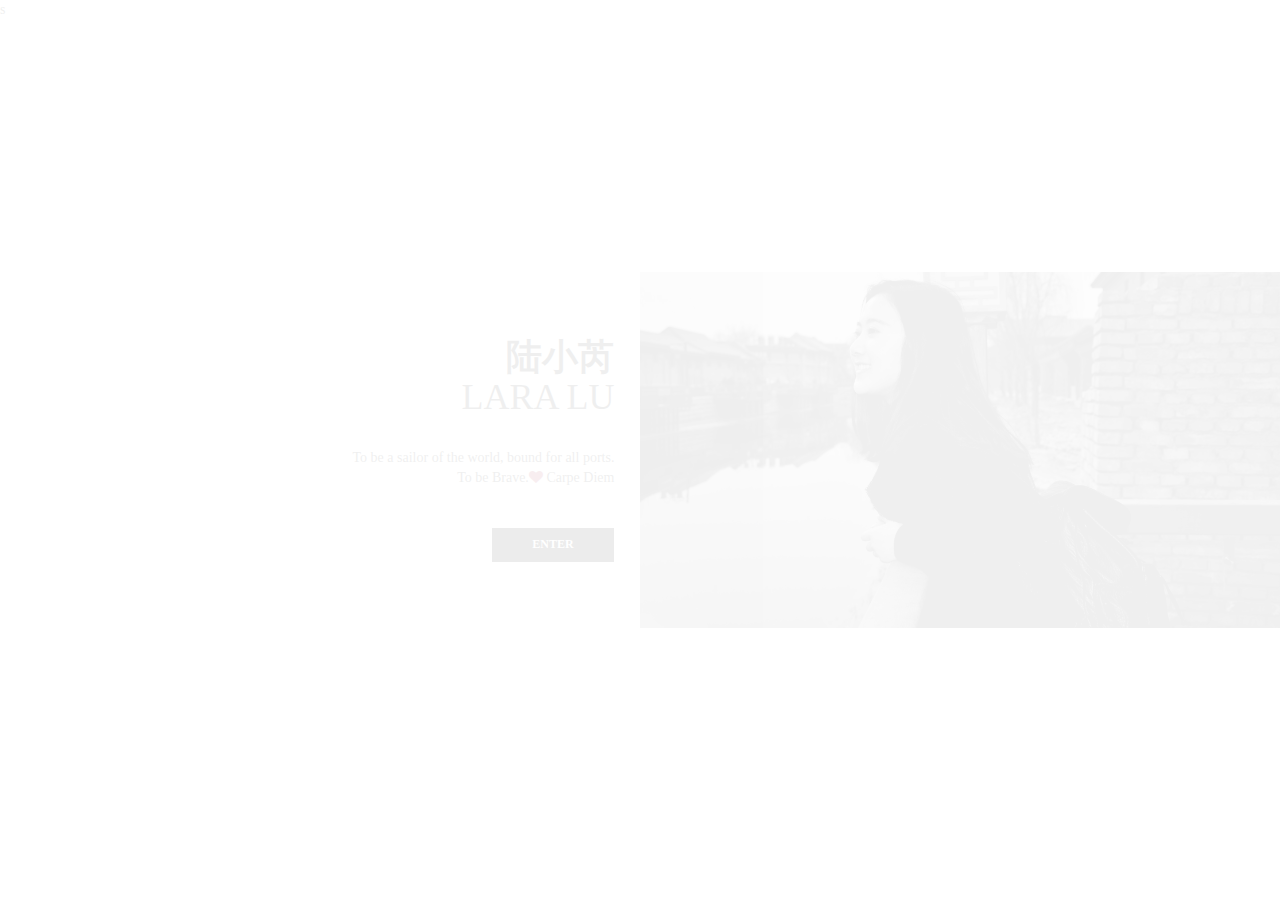
<file: index.html>
<!doctype html>
<html>
<head>
<meta charset="utf-8">
<link rel="shortcut icon" href="favicon.ico">
<title>LaraLU</title>
<link href="css/bootstrap.min.css" rel="stylesheet" type="text/css">
<link rel="stylesheet" type="text/css" href="fonts/font-awesome-4.3.0/css/font-awesome.min.css" />
<link href="css/home.css" rel="stylesheet" type="text/css"> 
<script type="text/javascript" src="js/jquery.min.js"></script> 
</head>

<body>
<div class="content">
  <div class="left">
    <h1>陆小芮</h1>
    <h1>LARA LU</h1>
    <p>To be a sailor of the world, bound for all ports.<br>To be Brave.<i class="fa fa-heart heart-color"></i> Carpe Diem</p>
    <div class="button">
      <a href="portraiture/"><button type="button" class=" btn btn-primary btn-block btn-enter" >ENTER</button></a>
    </div> 
  </div>
  <div class="photo">
       <img src="img/home.jpg">    
  </div> 
</div>
 


</body>
<script type="text/javascript">
$(document).ready(function(){
  $('body').hide();
  $('body').fadeIn(4000);
})
    
</script>

</html>
s
</file>
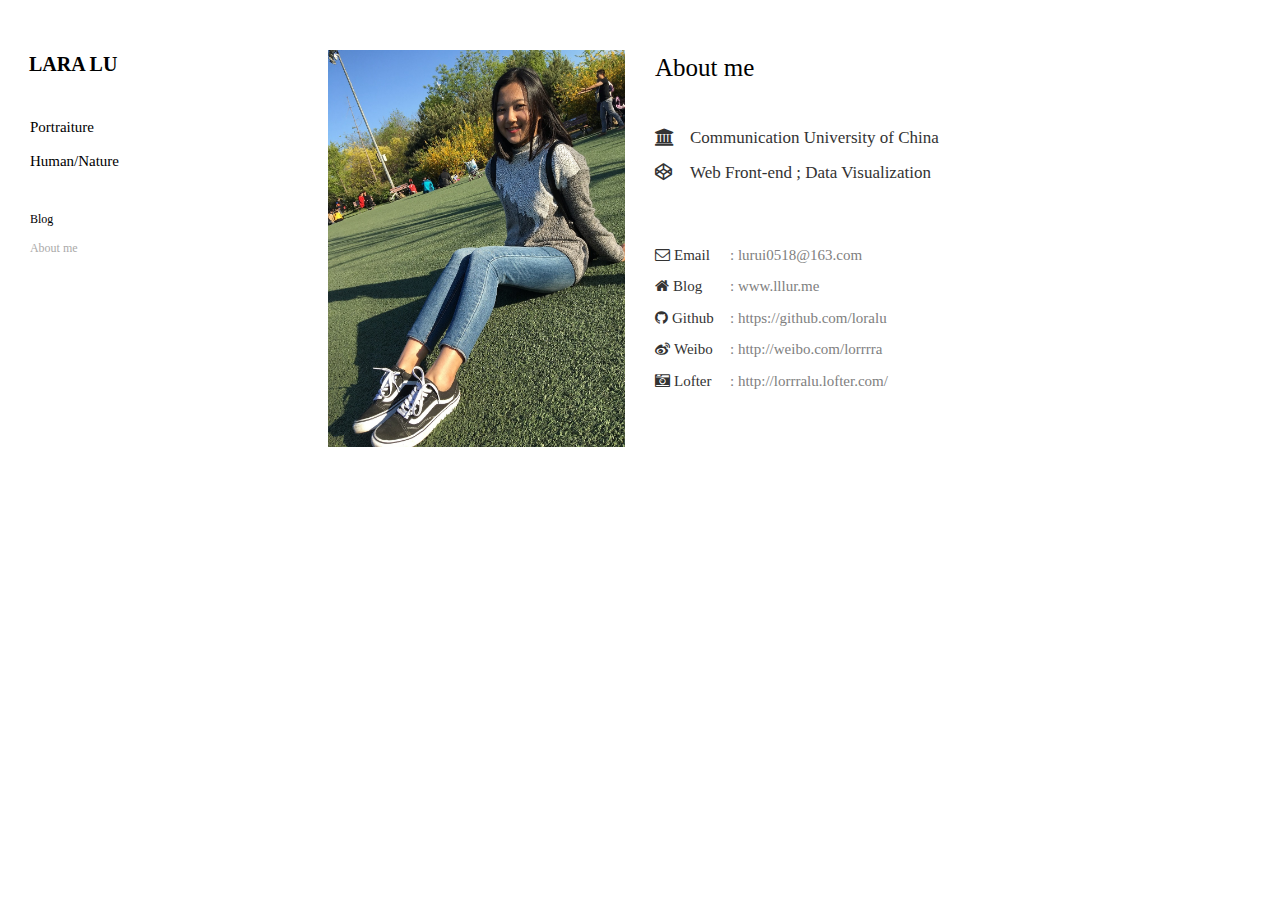
<file: about/index.html>
<!DOCTYPE html>
<html lang="en" class="no-js">

<head>
	<meta charset="UTF-8" />	
	<title>LoraLU</title>
	<link rel="shortcut icon" href="../favicon.ico">
	<link href="../css/bootstrap.min.css" rel="stylesheet" type="text/css">
	<link rel="stylesheet" type="text/css" href="../fonts/font-awesome-4.3.0/css/font-awesome.min.css" />	
	<link href="../css/album.css" rel="stylesheet" type="text/css"> 
	<script src="../js/jquery.min.js"></script>
	
	
</head>

<body >
	    <div class="row">
			<div class="col-lg-3 col-md-3"> 
				<div class="nav-left">
					<div class="logo">
		    	        <a href="http://loralu.github.io">LARA LU</a>
				    </div>
					<div class="nav-1">
					      <ul class="nav nav-pills nav-stacked">
					         <li ><a href="../portraiture/">Portraiture</a></li>
					         <li><a href="../scenery/">Human/Nature</a></li>
					      </ul>
					</div>
					<div class="nav-2">
					      <ul class="nav nav-pills nav-stacked">
					         <li><a href="../../blog/">Blog</a></li>
					         <li class="active"><a href="../about/">About me</a></li>
					      </ul>
					</div>
	            </div>
			</div>
			<div class="col-lg-3 col-md-4 ">
				<div class="box">
					<img class="photo" src="../img/about.jpg">
				</div>
			</div>
			<div class="col-lg-4 col-md-4 ">
				<div class="box">
					<div class="title">About me</div>
					<ul class="content">
						<li >
							<i class="fa fa-university"></i>
							<span>Communication University of China</span>
						</li>
						<li> 
							<i class="fa fa-codepen"></i>
							<span>Web Front-end ; Data Visualization</span>							
						</li>
					</ul>
					<ul class="social">
						<li class="social-contact">
							<i class="fa fa-envelope-o"> Email</i>   
							<a>: lurui0518@163.com</a>
						</li>
						<li class="social-contact">
							<i class="fa fa-home" > Blog</i>  
							<a href="http://loralu.github.io">:  www.lllur.me</a>
						</li>
						<li class="social-contact">
							<i class="fa fa-github" > Github</i>  
							<a href="https://github.com/loralu">:  https://github.com/loralu</a>
						</li>
						<li class="social-contact">
							<i class="fa fa-weibo" > Weibo</i>  
							 <a href="http://weibo.com/lorrrra">:  http://weibo.com/lorrrra</a>
						</li>
						<li class="social-contact">
							<i class="fa fa-camera-retro" > Lofter </i>  
							<a href="http://lorrralu.lofter.com/">:  http://lorrralu.lofter.com/</a>
						</li>
				
				</ul>
				</div>
			</div>
		</div>
		<!-- /row-->
	
	
</body>

</html>
</file>
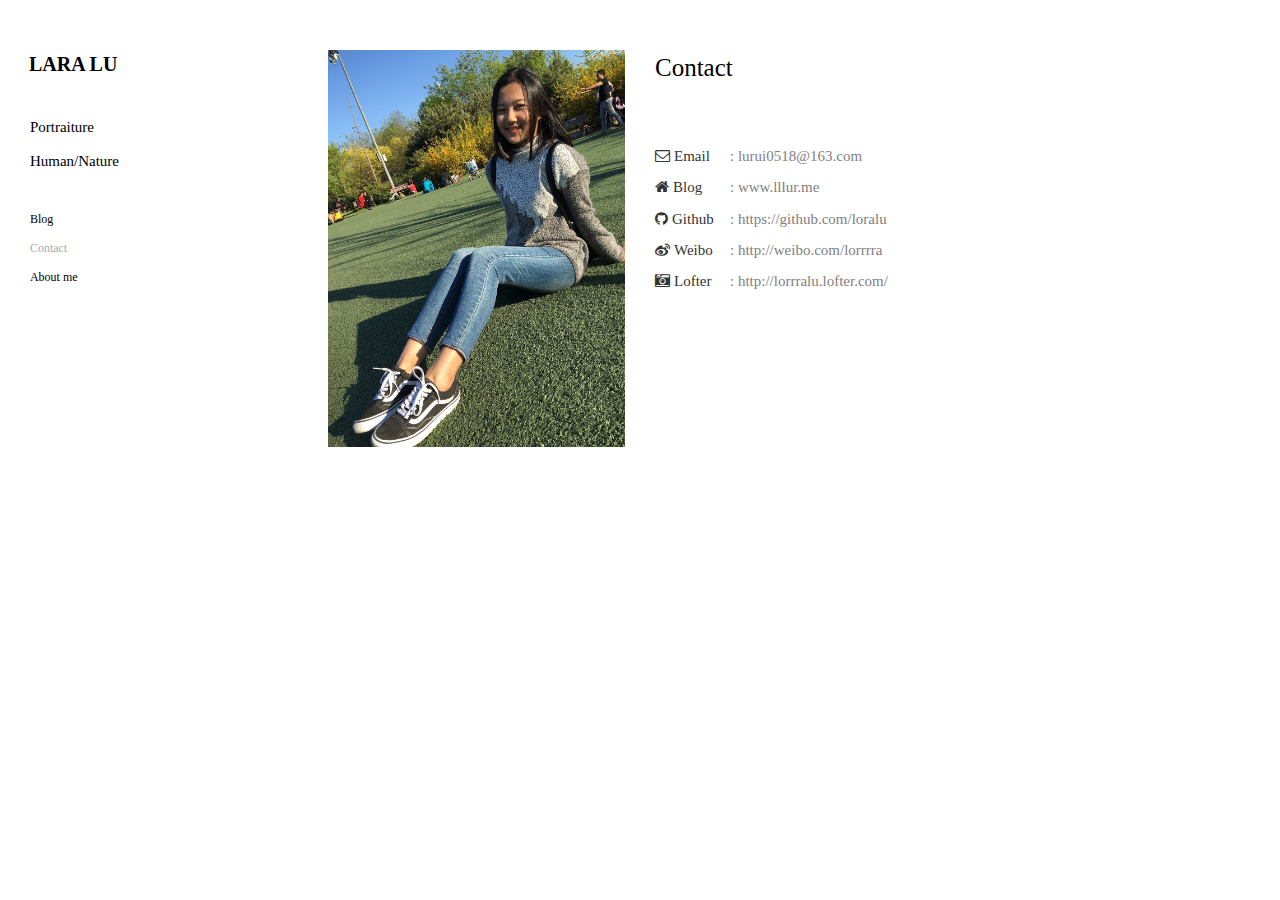
<file: contact/index.html>
<!DOCTYPE html>
<html lang="en" class="no-js">

<head>
	<meta charset="UTF-8" />	
	<title>LoraLU</title>
	<link rel="shortcut icon" href="../favicon.ico">
	<link href="../css/bootstrap.min.css" rel="stylesheet" type="text/css">
	<link rel="stylesheet" type="text/css" href="../fonts/font-awesome-4.3.0/css/font-awesome.min.css" />	
	<link href="../css/album.css" rel="stylesheet" type="text/css"> 
	<script src="../js/jquery.min.js"></script>
</head>

<body >
	    <div class="row">
			<div class="col-lg-3 col-md-3"> 
				<div class="nav-left">
					<div class="logo">
		    	        <a href="http://loralu.github.io">LARA LU</a>
				    </div>
					<div class="nav-1">
					      <ul class="nav nav-pills nav-stacked">
					         <li ><a href="../portraiture/">Portraiture</a></li>
					         <li><a href="../scenery/">Human/Nature</a></li>
					      </ul>
					</div>
					<div class="nav-2">
					      <ul class="nav nav-pills nav-stacked">
					         <li><a href="../../blog/">Blog</a></li>
					         <li class="active"><a href="../contact/">Contact</a></li>
					         <li><a href="../about/">About me</a></li>
					      </ul>
					</div>
	            </div>
			</div>
			<div class="col-lg-3 col-md-4 ">
				<div class="box">
					<img class="photo" src="../img/about.jpg">
				</div>
			</div>
			<div class="col-lg-4 col-md-4 ">
				<div class="box">
				<div class="title">Contact</div>
				<ul class="social">
					<li class="social-contact">
						<i class="fa fa-envelope-o"> Email</i>   
						<a>: lurui0518@163.com</a>
					</li>
					<li class="social-contact">
						<i class="fa fa-home" > Blog</i>  
						<a href="http://loralu.github.io">:  www.lllur.me</a>
					</li>
					<li class="social-contact">
						<i class="fa fa-github" > Github</i>  
						<a href="https://github.com/loralu">:  https://github.com/loralu</a>
					</li>
					<li class="social-contact">
						<i class="fa fa-weibo" > Weibo</i>  
						 <a href="http://weibo.com/lorrrra">:  http://weibo.com/lorrrra</a>
					</li>
					<li class="social-contact">
						<i class="fa fa-camera-retro" > Lofter </i>  
						<a href="http://lorrralu.lofter.com/">:  http://lorrralu.lofter.com/</a>
					</li>
				
				</ul>
			</div>
			
			
		</div>
		<!-- /row-->
	
	
</body>

</html>
</file>
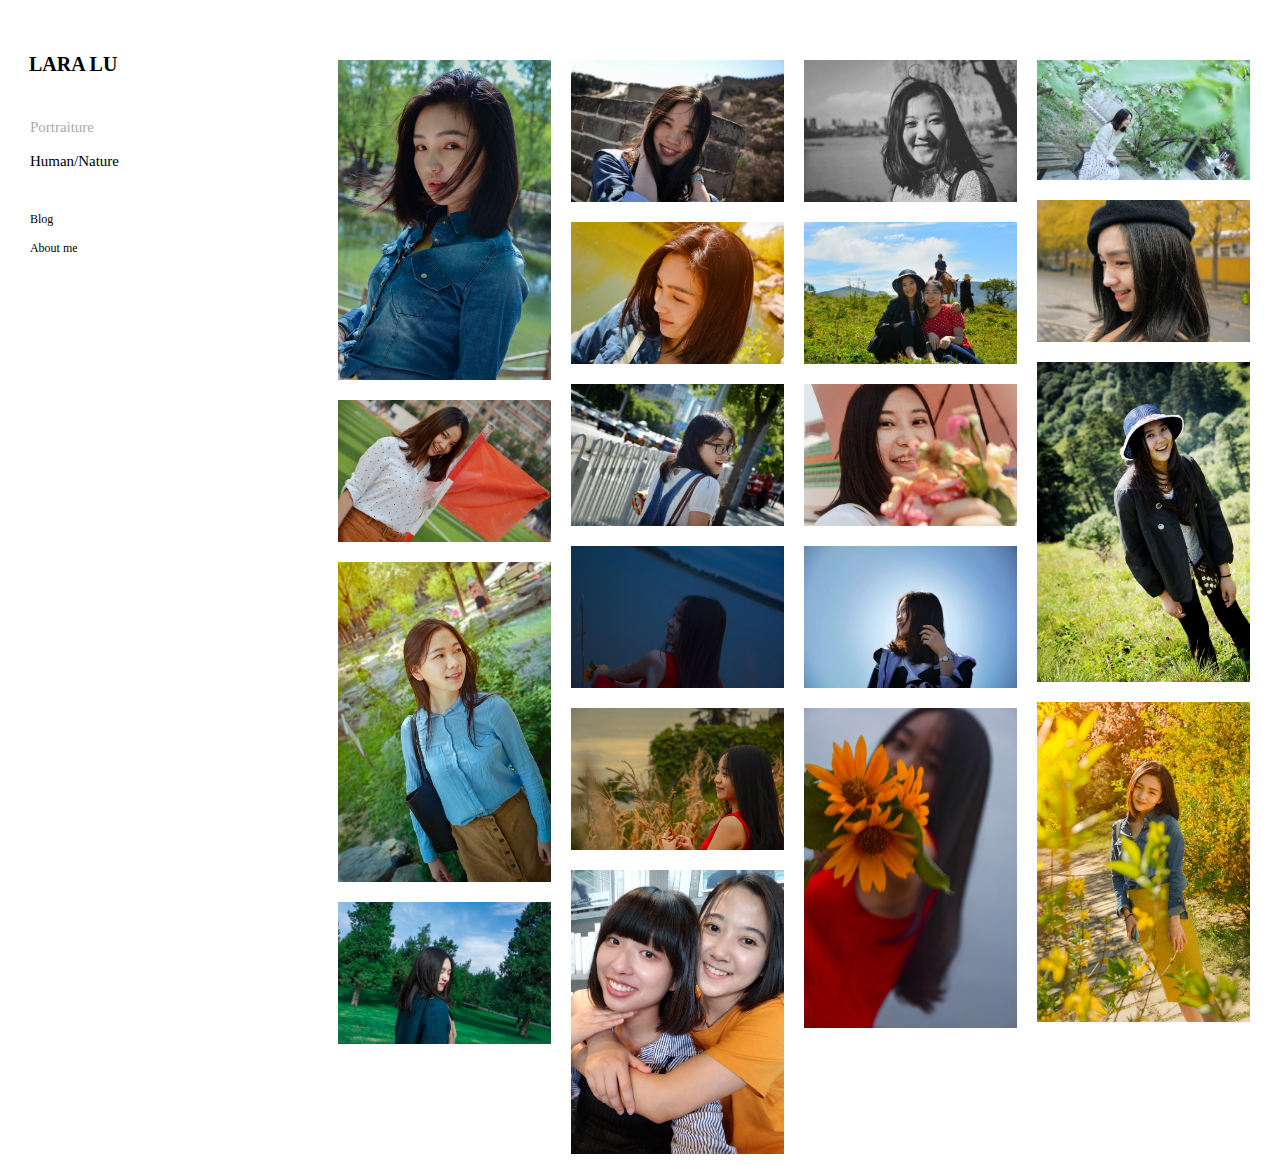
<file: portraiture/index.html>
<!DOCTYPE html>
<html>
<head>
	<meta charset="UTF-8" />	
	<title>LoraLU</title>
	<meta name="viewport" content="width=device-width, initial-scale=1"/>
	<link rel="shortcut icon" href="../favicon.ico">
	<link href="../css/bootstrap.min.css" rel="stylesheet" type="text/css"> 
 	<link href="../css/album.css" rel="stylesheet" type="text/css"> 
	<link href="../css/fresco/fresco.css" rel="stylesheet" type="text/css" >
	
</head>

<body >
	    <div class="row">
			<div class="col-lg-3 col-md-3"> 
				<div class="nav-left">
					<div class="logo">
		    	        <a href="http://loralu.github.io">LARA LU</a>
				    </div>
					<div class="nav-1">
					      <ul class="nav nav-pills nav-stacked">
					         <li class="active"><a href="#">Portraiture</a></li>
					         <li><a href="../scenery/">Human/Nature</a></li>
					      </ul>
					</div>
					<div class="nav-2">
					      <ul class="nav nav-pills nav-stacked">
					         <li><a href="http://loralu.github.io/blog">Blog</a></li>
					         <li><a href="../about/">About me</a></li>
					      </ul>
					</div>
	            </div>
			</div>
			<div class="col-lg-9 col-md-9">
				<div class="right">
					<div class="grid">
						<div class="grid-item">
							<a href="../img/portraiture/01.jpg"  data-fresco-group="portraiture"  class="img-wrapper fresco" >
								<img  src="../img/loading.gif" data-original="../img/portraiture/01.jpg"/>
							</a>
						</div>
						<div class="grid-item">
							<a href="../img/portraiture/02.jpg"  data-fresco-group="portraiture"  class="img-wrapper fresco" >
								<img   src="../img/loading.gif" data-original="../img/portraiture/02.jpg"/>
							</a>
						</div>
						<div class="grid-item">
							<a href="../img/portraiture/03.jpg"  data-fresco-group="portraiture"  class="img-wrapper fresco">
								<img  src="../img/loading.gif" data-original="../img/portraiture/03.jpg"/>
							</a>
						</div>
						<div class="grid-item">
							<a href="../img/portraiture/04.jpg"  data-fresco-group="portraiture"  class="img-wrapper fresco">
								<img   src="../img/loading.gif" data-original="../img/portraiture/04.jpg"/>
							</a>
						</div>
						<div class="grid-item">
							<a href="../img/portraiture/05.jpg" data-fresco-group="portraiture"  class="img-wrapper fresco">
								<img  src="../img/loading.gif" data-original="../img/portraiture/05.jpg"/>
							</a>
						</div>
						<div class="grid-item">
							<a href="../img/portraiture/06.jpg" data-fresco-group="portraiture"  class="img-wrapper fresco">
								<img  src="../img/loading.gif" data-original="../img/portraiture/06.jpg"/>
							</a>
						</div>
						<div class="grid-item">
							<a href="../img/portraiture/07.jpg" data-fresco-group="portraiture"  class="img-wrapper fresco">
								<img  src="../img/loading.gif" data-original="../img/portraiture/07.jpg"/>
							</a>
						</div>
						<div class="grid-item">
							<a href="../img/portraiture/08.jpg" data-fresco-group="portraiture"  class="img-wrapper fresco">
								<img  src="../img/loading.gif" data-original="../img/portraiture/08.jpg"/>
							</a>
						</div>
						<div class="grid-item">
							<a href="../img/portraiture/09.jpg" data-fresco-group="portraiture"  class="img-wrapper fresco">
								<img  src="../img/loading.gif" data-original="../img/portraiture/09.jpg"/>
							</a>
						</div>
						<div class="grid-item">
							<a href="../img/portraiture/10.jpg" data-fresco-group="portraiture"  class="img-wrapper fresco">
								<img  src="../img/loading.gif" data-original="../img/portraiture/10.jpg"/>
							</a>
						</div>
						<div class="grid-item">
							<a href="../img/portraiture/11.jpg" data-fresco-group="portraiture"  class="img-wrapper fresco">
								<img  src="../img/loading.gif" data-original="../img/portraiture/11.jpg"/>
							</a>
						</div>
						<div class="grid-item">
							<a href="../img/portraiture/12.jpg" data-fresco-group="portraiture"  class="img-wrapper fresco">
								<img  src="../img/loading.gif" data-original="../img/portraiture/12.jpg"/>
							</a>
						</div>
						<div class="grid-item">
							<a href="../img/portraiture/13.jpg" data-fresco-group="portraiture"  class="img-wrapper fresco">
								<img  src="../img/loading.gif" data-original="../img/portraiture/13.jpg"/>
							</a>
						</div>
						<div class="grid-item">
							<a href="../img/portraiture/14.jpg" data-fresco-group="portraiture"  class="img-wrapper fresco">
								<img  src="../img/loading.gif" data-original="../img/portraiture/14.jpg"/>
							</a>
						</div>
						<div class="grid-item">
							<a href="../img/portraiture/15.jpg" data-fresco-group="portraiture"  class="img-wrapper fresco">
								<img  src="../img/loading.gif" data-original="../img/portraiture/15.jpg"/>
							</a>
						</div>
						<div class="grid-item">
							<a href="../img/portraiture/16.jpg" data-fresco-group="portraiture"  class="img-wrapper fresco">
								<img  src="../img/loading.gif" data-original="../img/portraiture/16.jpg"/>
							</a>
						</div>
						<div class="grid-item">
							<a href="../img/portraiture/17.jpg" data-fresco-group="portraiture"  class="img-wrapper fresco">
								<img  src="../img/loading.gif" data-original="../img/portraiture/17.jpg"/>
							</a>
						</div>
						<div class="grid-item">
							<a href="../img/portraiture/18.jpg" data-fresco-group="portraiture"  class="img-wrapper fresco">
								<img  src="../img/loading.gif" data-original="../img/portraiture/18.jpg"/>
							</a>
						</div>
						<div class="grid-item">
							<a href="../img/portraiture/18.jpg" data-fresco-group="portraiture"  class="img-wrapper fresco">
								<img  src="../img/loading.gif" data-original="../img/portraiture/19.jpg"/>
							</a>
						</div>
						
						

						
					</div>
					
					
				</div>
				
			</div>
			
		</div>
		
	
	<script type="text/javascript" src="../js/jquery.min.js"></script>
	<script type="text/javascript" src="../js/jquery.masonry.min.js"></script>
	<script type="text/javascript" src="../js/jquery.lazyload.min.js"></script>
	<script type="text/javascript" src="../js/jfade.js"></script>
	<script type="text/javascript" src="../js/fresco.js"></script>
	
	<script>//masonry瀑布流
	$(function() {

		f_masonry();

		$("img").lazyload({
		effect:"fadeIn",
		failurelimit:40,
		load:f_masonry,
		});
	});

	function f_masonry() {
		$('.grid').masonry({
		itemSelector: '.grid-item',
		isAnimated: true,
		});
	}

	</script>
	
	
	<script>

    //鼠标悬停效果
	$(function(){
        $('.grid-item').jfade({
        	start_opacity: "1",
			high_opacity: "1",
			low_opacity: ".3",
			timing: "500"
        });
	});
	</script>

	

	

</body>

</html>
</file>
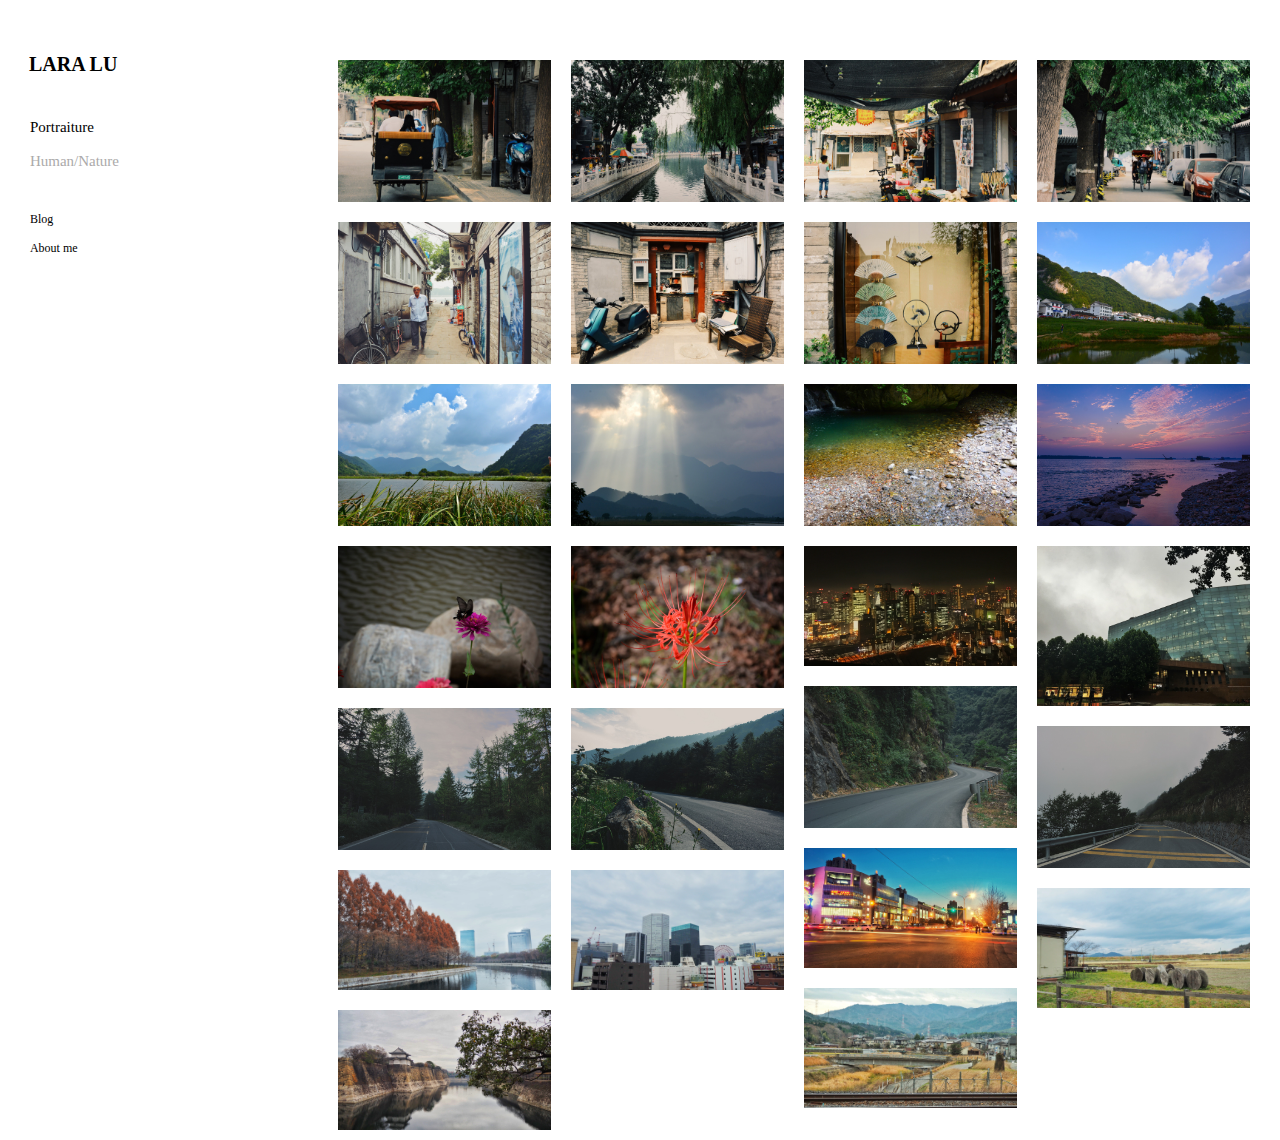
<file: scenery/index.html>
<!DOCTYPE html>
<html>

<head>
	<meta charset="UTF-8" />	
	<title>LoraLU</title>
	<meta name="viewport" content="width=device-width, initial-scale=1"/>
	<link rel="shortcut icon" href="../favicon.ico">
	<link href="../css/bootstrap.min.css" rel="stylesheet" type="text/css"> 
 	<link href="../css/album.css" rel="stylesheet" type="text/css"> 
	<link href="../css/fresco/fresco.css" rel="stylesheet" type="text/css" >
	
</head>

<body>
	    <div class="row">
			<div class="col-lg-3 col-md-3"> 
				<div class="nav-left">
					<div class="logo">
		    	        <a href="http://loralu.github.io">LARA LU</a>
				    </div>
					<div class="nav-1">
					      <ul class="nav nav-pills nav-stacked">
					         <li ><a href="../portraiture/">Portraiture</a></li>
					         <li class="active"><a href="#">Human/Nature</a></li>
					      </ul>
					</div>
					<div class="nav-2">
					      <ul class="nav nav-pills nav-stacked">
					         <li><a href="http://loralu.github.io/blog">Blog</a></li>
					         <li><a href="../about/">About me</a></li>
					      </ul>
					</div>
	            </div>
			</div>
			<div class="col-lg-9 col-md-9">
				<div class="right">
					<div class="grid">
						<div class="grid-item">
							<a href="../img/scenery/01.jpg"  data-fresco-group="portraiture"  class="img-wrapper fresco" >
								<img src="../img/loading.gif" data-original="../img/scenery/01.jpg"/>
							</a>
						</div>
						<div class="grid-item">
							<a href="../img/scenery/02.jpg"  data-fresco-group="portraiture"  class="img-wrapper fresco" >
								<img src="../img/loading.gif" data-original="../img/scenery/02.jpg"/>
							</a>
						</div>
						<div class="grid-item">
							<a href="../img/scenery/03.jpg"  data-fresco-group="portraiture"  class="img-wrapper fresco">
								<img  src="../img/loading.gif" data-original="../img/scenery/03.jpg"/>
							</a>
						</div>
						<div class="grid-item">
							<a href="../img/scenery/04.jpg"  data-fresco-group="portraiture"  class="img-wrapper fresco">
								<img  src="../img/loading.gif" data-original="../img/scenery/04.jpg"/>
							</a>
						</div>
						<div class="grid-item">
							<a href="../img/scenery/05.jpg" data-fresco-group="portraiture"  class="img-wrapper fresco">
								<img src="../img/loading.gif" data-original="../img/scenery/05.jpg"/>
							</a>
						</div>
						<div class="grid-item">
							<a href="../img/scenery/06.jpg" data-fresco-group="portraiture"  class="img-wrapper fresco">
								<img src="../img/loading.gif" data-original="../img/scenery/06.jpg"/>
							</a>
						</div>
						<div class="grid-item">
							<a href="../img/scenery/07.jpg" data-fresco-group="portraiture"  class="img-wrapper fresco">
								<img src="../img/loading.gif" data-original="../img/scenery/07.jpg"/>
							</a>
						</div>
						<div class="grid-item">
							<a href="../img/scenery/08.jpg" data-fresco-group="portraiture"  class="img-wrapper fresco">
								<img src="../img/loading.gif" data-original="../img/scenery/08.jpg"/>
							</a>
						</div>
						<div class="grid-item">
							<a href="../img/scenery/09.jpg" data-fresco-group="portraiture"  class="img-wrapper fresco">
								<img src="../img/loading.gif" data-original="../img/scenery/09.jpg"/>
							</a>
						</div>
						<div class="grid-item">
							<a href="../img/scenery/10.jpg" data-fresco-group="portraiture"  class="img-wrapper fresco">
								<img src="../img/loading.gif" data-original="../img/scenery/10.jpg"/>
							</a>
						</div>
						<div class="grid-item">
							<a href="../img/scenery/11.jpg" data-fresco-group="portraiture"  class="img-wrapper fresco">
								<img src="../img/loading.gif" data-original="../img/scenery/11.jpg"/>
							</a>
						</div>
						<div class="grid-item">
							<a href="../img/scenery/12.jpg" data-fresco-group="portraiture"  class="img-wrapper fresco">
								<img src="../img/loading.gif" data-original="../img/scenery/12.jpg"/>
							</a>
						</div>
						<div class="grid-item">
							<a href="../img/scenery/13.jpg" data-fresco-group="portraiture"  class="img-wrapper fresco">
								<img src="../img/loading.gif" data-original="../img/scenery/13.jpg"/>
							</a>
						</div>
						<div class="grid-item">
							<a href="../img/scenery/14.jpg" data-fresco-group="portraiture"  class="img-wrapper fresco">
								<img src="../img/loading.gif" data-original="../img/scenery/14.jpg"/>
							</a>
						</div>
						<div class="grid-item">
							<a href="../img/scenery/15.jpg" data-fresco-group="portraiture"  class="img-wrapper fresco">
								<img src="../img/loading.gif" data-original="../img/scenery/15.jpg"/>
							</a>
						</div>
						<div class="grid-item">
							<a href="../img/scenery/16.jpg" data-fresco-group="portraiture"  class="img-wrapper fresco">
								<img src="../img/loading.gif" data-original="../img/scenery/16.jpg"/>
							</a>
						</div>
						<div class="grid-item">
							<a href="../img/scenery/17.jpg" data-fresco-group="portraiture"  class="img-wrapper fresco">
								<img src="../img/loading.gif" data-original="../img/scenery/17.jpg"/>
							</a>
						</div>
						<div class="grid-item">
							<a href="../img/scenery/18.jpg" data-fresco-group="portraiture"  class="img-wrapper fresco">
								<img src="../img/loading.gif" data-original="../img/scenery/18.jpg"/>
							</a>
						</div>
						<div class="grid-item">
							<a href="../img/scenery/19.jpg" data-fresco-group="portraiture"  class="img-wrapper fresco">
								<img src="../img/loading.gif" data-original="../img/scenery/19.jpg"/>
							</a>
						</div>
						<div class="grid-item">
							<a href="../img/scenery/20.jpg" data-fresco-group="portraiture"  class="img-wrapper fresco">
								<img src="../img/loading.gif" data-original="../img/scenery/20.jpg"/>
							</a>
						</div>
						<div class="grid-item">
							<a href="../img/scenery/21.jpg" data-fresco-group="portraiture"  class="img-wrapper fresco">
								<img src="../img/loading.gif" data-original="../img/scenery/21.jpg"/>
							</a>
						</div>
						<div class="grid-item">
							<a href="../img/scenery/21.jpg" data-fresco-group="portraiture"  class="img-wrapper fresco">
								<img src="../img/loading.gif" data-original="../img/scenery/22.jpg"/>
							</a>
						</div>
						<div class="grid-item">
							<a href="../img/scenery/21.jpg" data-fresco-group="portraiture"  class="img-wrapper fresco">
								<img src="../img/loading.gif" data-original="../img/scenery/23.jpg"/>
							</a>
						</div>
						<div class="grid-item">
							<a href="../img/scenery/21.jpg" data-fresco-group="portraiture"  class="img-wrapper fresco">
								<img src="../img/loading.gif" data-original="../img/scenery/24.jpg"/>
							</a>
						</div>
						<div class="grid-item">
							<a href="../img/scenery/21.jpg" data-fresco-group="portraiture"  class="img-wrapper fresco">
								<img src="../img/loading.gif" data-original="../img/scenery/25.jpg"/>
							</a>
						</div>
						<div class="grid-item">
							<a href="../img/scenery/21.jpg" data-fresco-group="portraiture"  class="img-wrapper fresco">
								<img src="../img/loading.gif" data-original="../img/scenery/26.jpg"/>
							</a>
						</div>
						
						

						
					</div>
					
					
				</div>
				
			</div>
			
		</div>
		
	
	<script type="text/javascript" src="../js/jquery.min.js"></script>
	<script type="text/javascript" src="../js/jquery.masonry.min.js"></script>
	<script type="text/javascript" src="../js/jquery.lazyload.min.js"></script>
	<script type="text/javascript" src="../js/jfade.js"></script>
	<script type="text/javascript" src="../js/fresco.js"></script>
	
	<script>//masonry瀑布流
	$(function() {

		f_masonry();

		$("img").lazyload({
		effect:"fadeIn",
		failurelimit:40,
		load:f_masonry,
		});
	});

	function f_masonry() {
		$('.grid').masonry({
		itemSelector: '.grid-item',
		isAnimated: true,
		});
	}

	</script>
	
	
	<script>

    //鼠标悬停效果
	$(function(){
        $('.grid-item').jfade({
        	start_opacity: "1",
			high_opacity: "1",
			low_opacity: ".3",
			timing: "500"
        });
	});
	</script>

	

	

</body>

</html>
</file>
<file: css/home.css>
body{
 	margin: 0;
 	padding: 0;
 	height: 100%;
 	font-family: "Baskerville Old Face";

 }
 .content{
 	width: 100%; 	
    height: 100%;  
    position: absolute;   
    display: table;  	
 }
 .left,
 .photo {
 	width: 50%;
 	display: table-cell;
 	vertical-align: middle;
 	position: relative;	
 }

 .left{
 	text-align: right;
 	padding-right: 2%;
 }

 .left h1:first-child{
 	font-family: "华文中宋";
 	font-weight: bolder;
 	margin-bottom: 0;

 }
 .left h1{
 	margin-top: 0;
 }
 .left p{
 	margin-top: 30px;
 }


 .heart-color{
 	color: #A6263E;
 }

 .button{
 	width: 20%;
 	float: right;
 	margin-top: 5%;
 }
 .button a{
 	text-decoration: none;

 }

.btn-enter{
	background-color: #000;
 	color: #fff;
 	font-size: 12px;
 	font-weight: bolder;
 	border-radius: 0;
 	border-color: #000;
 	border-width: 2px;

}
.btn-enter:hover,
.btn-enter:focus {
	background-color: #fff;
 	color: #000;
 	border-color: #000;
}

  .photo img{
 	width: 100%;
 }
</file>
<file: css/album.css>
body{
	padding: 0;
	font-family: "Candara";
	background-color:#fff;
}
.nav-left{
	padding-left: 5%;
	margin-top: 50px;

}
.logo{
	padding-left: 5%;
}
.logo a{
	font-size: 20px;
	color: #000;
	font-family: "Baskerville Old Face";
	font-weight: bolder;
	text-decoration: none;
}
.nav-1{
	display: block;
	margin-top: 12%;
}
.nav-1 a{
	color: #000;
	font-size: 15px;
}
.nav-2{
	display: block;
	margin-top: 10%;
}
.nav-2 a{
	color: #000;
	font-size: 12px;
}
.nav > li >a {
	padding: 5px 15px;
}
.nav > li > a:hover,
.nav > li > a:focus{
    color:#ABAAAA;
    background-color: transparent;

}
.nav-pills >li.active > a,
.nav-pills >li.active > a:hover,
.nav-pills >li.active > a:focus {
	color:#ABAAAA;
    background-color: transparent;
}

.right{
	margin-top: 50px;
	padding-right: 20px;
}

.description{
	
	font-family: "微软雅黑";

}
.box{
	margin-top: 50px;
}
.photo{
	width: 100%;
	height: auto;
}

.info{
	padding-right: 6%;
}
.title{
	color: #000;
	font-size: 25px;
	
}
.content{
	margin-top: 10%;
	font-size: 17px;
	padding-left: 0;	
	
}
.content > li{
	list-style: none;
	margin-bottom: 10px;

}
.content > li > span{
	left: 50px;
	position: absolute;
}

.social{
	margin-top:60px;
	padding-left: 0;
	list-style: none;	
}
.social > li{
	margin: 10px 0;
	font-size: 15px;
}
.social > li a{
	text-decoration: none;
	color: gray;
	left: 90px;
	position: absolute;

}
.grid{
	width: 100%;
	margin: 0 auto;
	position: relative;
}

.grid-item{
	padding: 10px;
	width: 25%;
}
.img-wrapper{
	display: block;
}
.img-wrapper img{
	display: block;
	max-width: 100%;
}
</file>
<file: css/fresco/fresco.css>
/* box-sizing */
.fr-window, .fr-window [class^="fr-"],
.fr-overlay, .fr-overlay [class^="fr-"],
.fr-spinner, .fr-spinner [class^="fr-"] {
  box-sizing: border-box;
}

.fr-window {
  position: fixed;
  width: 100%;
  height: 100%;
  top: 0;
  left: 0;
  font: 13px/20px "Lucida Sans", "Lucida Sans Unicode", "Lucida Grande", Verdana, Arial, sans-serif;
  /* Chrome hack, this fixes a visual glitch when quickly toggling a video */
  transform: translateZ(0px);
}

/* z-index */
.fr-overlay { z-index:  99998; }
.fr-window {  z-index:  99999; }
.fr-spinner { z-index: 100000; }


/* overlay */
.fr-overlay {
  position: fixed;
  top: 0;
  left: 0;
  height: 100%;
  width: 100%;
}
.fr-overlay-background {
  float: left;
  width: 100%;
  height: 100%;
  background: #000;
  opacity: .9;
  filter: alpha(opacity=90);
}

.fr-overlay-ui-fullclick .fr-overlay-background {
  background: #292929;
  opacity: 1;
  filter: alpha(opacity=100);
}


/* mobile touch has position:absolute to allow zooming */
.fr-window.fr-mobile-touch,
.fr-overlay.fr-mobile-touch {
  position: absolute;
  overflow: visible;
}


/* some properties on the window are used to toggle things
 * like margin and the fullclick mode,
 * we reset those properties after measuring them
 */
.fr-measured {
  margin: 0 !important;
  min-width: 0 !important;
  min-height: 0 !important;
}

.fr-box {
  position: absolute;
  top: 0;
  left: 0;
  width: 100%;
  height: 100%;
}

.fr-pages {
  position: absolute;
  width: 100%;
  height: 100%;
  overflow: hidden;
  -webkit-user-select: none;
  -khtml-user-select: none;
  -moz-user-select: none;
  -ms-user-select: none;
  user-select: none;
}

.fr-page {
  position: absolute;
  width: 100%;
  height: 100%;
}


.fr-container {
  position: absolute;
  top: 0;
  left: 0;
  right: 0;
  bottom: 0;
  margin: 0;
  padding: 0;
  text-align: center;
}

.fr-hovering-clickable .fr-container { cursor: pointer; }


/*
   padding:
   youtube & vimeo always have buttons on the outside
   side button = 72 = 54 + (2 * 9 margin)
   close button = 48
*/
/* padding ui:inside */
.fr-ui-inside .fr-container { padding: 20px 20px; }
.fr-ui-inside.fr-no-sides .fr-container { padding: 20px; }

/* padding ui:outside */
.fr-ui-outside .fr-container { padding: 20px 82px; }
.fr-ui-outside.fr-no-sides .fr-container { padding: 20px 48px; }

/* reduce padding on smaller screens */
@media all and (max-width: 700px) and (orientation: portrait),
       all and (orientation: landscape) and (max-height: 700px) {
  /* padding ui:inside */
  .fr-ui-inside .fr-container { padding: 12px 12px; }
  .fr-ui-inside.fr-no-sides .fr-container { padding: 12px; }

  /* padding ui:outside */
  .fr-ui-outside .fr-container { padding: 12px 72px; }
  .fr-ui-outside.fr-no-sides .fr-container { padding: 12px 48px; }
}

@media all and (max-width: 500px) and (orientation: portrait),
       all and (orientation: landscape) and (max-height: 500px) {
  /* padding ui:inside */
  .fr-ui-inside .fr-container { padding: 0px 0px; }
  .fr-ui-inside.fr-no-sides .fr-container { padding: 0px; }

  /* padding ui:outside */
  .fr-ui-outside .fr-container { padding: 0px 72px; }
  .fr-ui-outside.fr-no-sides .fr-container { padding: 0px 48px; }
}

/* padding ui:fullclick */
.fr-ui-fullclick .fr-container { padding: 0; }
.fr-ui-fullclick.fr-no-sides .fr-container { padding: 0; }

/* video fullclick */
.fr-ui-fullclick.fr-type-video .fr-container { padding: 0px 62px; }
.fr-ui-fullclick.fr-no-sides.fr-type-video .fr-container { padding: 48px 0px; }

/* overflow-y should always have 0 padding top and bottom */
.fr-overflow-y .fr-container {
  padding-top: 0 !important;
  padding-bottom: 0!important;
}


.fr-content,
.fr-content-background {
  position: absolute;
  top: 50%;
  left: 50%;
  /* IE11 has a 1px blur bug on the edges of the caption (ui:inside)
     during animation with overflow:hidden */
  overflow: visible;
}

/* img/iframe/error */
.fr-content-element {
  float: left;
  width: 100%;
  height: 100%;
}

.fr-content-background {
  background: #101010;
}

.fr-info {
  position: absolute;
  top: 0;
  left: 0;
  width: 100%;
  color: #efefef;
  font-size: 13px;
  line-height: 20px;
  text-align: left;
  -webkit-text-size-adjust: none;
  text-size-adjust: none;
  -webkit-user-select: text;
  -khtml-user-select: text;
  -moz-user-select: text;
  -ms-user-select: text;
  user-select: text;
}
.fr-info-background {
  position: absolute;
  top: 0;
  left: 0;
  height: 100%;
  width: 100%;
  background: #000;
  line-height: 1%;
  filter: none;
  opacity: 1;
}
.fr-ui-inside .fr-info-background {
  filter: alpha(opacity=80);
  opacity: .8;
  zoom: 1;
}
/* ui:outside has a slightly lighter info background to break up from black page backgrounds */
.fr-ui-outside .fr-info-background { background: #0d0d0d; }


/* info at the bottom for ui:inside */
.fr-content .fr-info {
  top: auto;
  bottom: 0;
}

.fr-info-padder {
  display: block;
  overflow: hidden;
  padding: 12px;
  position: relative;
  width: auto;
}

.fr-caption {
  width: auto;
  display: inline;
  white-space: wrap;
}

.fr-position {
  color: #b3b3b3;
  float: right;
  line-height: 21px;
  opacity: 0.99;
  position: relative;
  text-align: right;
  margin-left: 15px;
  white-space: nowrap;
}

/* positions not within the info bar
   for ui:outside/inside */
.fr-position-outside,
.fr-position-inside {
  position: absolute;
  bottom: 0;
  right: 0;
  margin: 12px;
  width: auto;
  padding: 2px 8px;
  border-radius: 10px;
  font-size: 11px;
  line-height: 20px;
  text-shadow: 0 1px 0 rgba(0,0,0,.4);
  display: none;
  overflow: hidden;
  white-space: nowrap;
  -webkit-text-size-adjust: none;
  text-size-adjust: none;
  -webkit-user-select: text;
  -khtml-user-select: text;
  -moz-user-select: text;
  -ms-user-select: text;
  user-select: text;
}
.fr-position-inside {
  border: 0;
}

.fr-position-background {
  position: absolute;
  top: 0;
  left: 0;
  width: 100%;
  height: 100%;
  background: #0d0d0d;
  filter: alpha(opacity=80);
  opacity: .8;
  zoom: 1; /* oldIE */
}
.fr-position-text { color: #b3b3b3; }
.fr-position-outside .fr-position-text,
.fr-position-inside .fr-position-text {
  float: left;
  position: relative;
  text-shadow: 0 1px 1px rgba(0,0,0,.3);
  opacity: 1;
}

/* display it for the outside ui, hide the caption inside */
.fr-ui-outside .fr-position-outside { display: block; }
.fr-ui-outside .fr-info .fr-position { display: none; }

.fr-ui-inside.fr-no-caption .fr-position-inside { display: block; }

/* links */
.fr-info a,
.fr-info a:hover {
  color: #ccc;
  border: 0;
  background: none;
  text-decoration: underline;
}
.fr-info a:hover { color: #eee; }

/* no-caption */
.fr-ui-outside.fr-no-caption .fr-info { display: none; }
.fr-ui-inside.fr-no-caption .fr-caption { display: none; }


/* --- stroke */
.fr-stroke {
  position: absolute;
  top: 0;
  left: 0;
  width: 100%;
  height: 1px;
}
.fr-stroke-vertical { width: 1px; height: 100%; }
.fr-stroke-horizontal { padding: 0 1px; }

.fr-stroke-right { left: auto; right: 0; }
.fr-stroke-bottom { top: auto; bottom: 0; }

.fr-stroke-color {
  float: left;
  width: 100%;
  height: 100%;
  background: rgba(255,255,255,.08);
}

/* the stroke is brighter inside the info box */
.fr-info .fr-stroke-color { background: rgba(80,80,80,.3); }

/* remove the stroke when outside ui has a caption */
.fr-ui-outside.fr-has-caption .fr-content .fr-stroke-bottom { display: none; }

/* remove stroke and shadow when ui:fullclick */
.fr-ui-fullclick .fr-stroke { display: none; }
.fr-ui-fullclick .fr-content-background { box-shadow: none; }

/* the info box never bas a top stroke */
.fr-info .fr-stroke-top { display: none; }



/* < > */
.fr-side {
  position: absolute;
  top: 50%;
  width: 54px;
  height: 72px;
  margin: 0 9px;
  margin-top: -36px;
  cursor: pointer;
  -webkit-user-select: none;
  -moz-user-select: none;
  user-select: none;
  zoom: 1;
}
.fr-side-previous { left: 0; }
.fr-side-next { right: 0; left: auto; }

.fr-side-disabled { cursor: default; }
.fr-side-hidden { display: none !important; }

.fr-side-button {
  float: left;
  width: 100%;
  height: 100%;
  margin: 0;
  padding: 0;
}
.fr-side-button-background {
  position: absolute;
  top: 0;
  left: 0;
  width: 100%;
  height: 100%;
  background-color: #101010;
  background-color: #ccc;
}
.fr-side-button-icon {
  float: left;
  position: relative;
  height: 100%;
  width: 100%;
  zoom: 1;
  background-position: 50% 50%;
  background-repeat: no-repeat;
}
/* smaller side buttons */
@media all and (max-width: 500px) and (orientation: portrait),
       all and (orientation: landscape) and (max-height: 414px) {
  .fr-side {
    width: 54px;
    height: 60px;
    margin: 0;
    margin-top: -30px;
  }
  .fr-side-button {
    width: 48px;
    height: 60px;
    margin: 0 3px;
  }
}


/* X */
.fr-close {
  position: absolute;
  width: 48px;
  height: 48px;
  top: 0;
  right: 0;
  cursor: pointer;
  -webkit-user-select: none;
  -moz-user-select: none;
  user-select: none;
}

.fr-close-background,
.fr-close-icon {
  position: absolute;
  top: 12px;
  left: 12px;
  height: 26px;
  width: 26px;
  background-position: 50% 50%;
  background-repeat: no-repeat;
}
.fr-close-background { background-color: #000; }




/* Thumbnails */
.fr-thumbnails {
  position: absolute;
  overflow: hidden;
}
.fr-thumbnails-disabled .fr-thumbnails { display: none !important; }
.fr-thumbnails-horizontal .fr-thumbnails {
  width: 100%;
  height: 12%;
  min-height: 74px;
  max-height: 160px;
  bottom: 0;
}

.fr-thumbnails-vertical .fr-thumbnails {
  height: 100%;
  width: 10%;
  min-width: 74px;
  max-width: 160px;
  left: 0;
}

.fr-thumbnails,
.fr-thumbnails * {
  -webkit-user-select: none;
  -khtml-user-select: none;
  -moz-user-select: none;
  -ms-user-select: none;
  user-select: none;
}

.fr-thumbnails-wrapper {
  position: absolute;
  top: 0;
  left: 50%;
  height: 100%;
}
.fr-thumbnails-vertical .fr-thumbnails-wrapper {
  top: 50%;
  left: 0;
}

.fr-thumbnails-slider {
  position: relative;
  width: 100%;
  height: 100%;
  float: left;
  zoom: 1;
}

.fr-thumbnails-slider-slide {
  position: absolute;
  top: 0;
  left: 0;
  height: 100%;
}

.fr-thumbnails-thumbs {
  float: left;
  height: 100%;
  overflow: hidden;
  position: relative;
  top: 0;
  left: 0;
}

.fr-thumbnails-slide {
  position: absolute;
  top: 0;
  height: 100%;
  width: 100%;
}

.fr-thumbnail-frame {
  position: absolute;
  zoom: 1;
  overflow: hidden;
}

.fr-thumbnail {
  position: absolute;
  width: 30px;
  height: 100%;
  left: 50%;
  top: 50%;
  zoom: 1;
  cursor: pointer;
  margin: 0 10px;
}
.fr-ltIE9 .fr-thumbnail * {
  overflow: hidden; /* IE6(7) */
  z-index: 1;
  zoom: 1;
}

.fr-thumbnail-wrapper {
  position: relative;
  background: #161616;
  width: 100%;
  height: 100%;
  float: left;
  overflow: hidden;
  display: inline; /* IE6(7) */
  z-index: 0; /* IE8 */
}

.fr-thumbnail-overlay { cursor: pointer; }
.fr-thumbnail-active .fr-thumbnail-overlay { cursor: default; }
.fr-thumbnail-overlay,
.fr-thumbnail-overlay-background,
.fr-thumbnail-overlay-border {
  position: absolute;
  top: 0;
  left: 0;
  width: 100%;
  height: 100%;
  border-width: 0;
  overflow: hidden;
  border-style: solid;
  border-color: transparent;
}
.fr-ltIE9 .fr-thumbnail-overlay-border { border-width: 0 !important; }
.fr-thumbnail .fr-thumbnail-image {
  position: absolute;
  filter: alpha(opacity=85);
  opacity: .85;
  max-width: none;
}
.fr-thumbnail:hover .fr-thumbnail-image,
.fr-thumbnail-active:hover .fr-thumbnail-image {
  filter: alpha(opacity=99);
  opacity: .99;
}
.fr-thumbnail-active .fr-thumbnail-image,
.fr-thumbnail-active:hover .fr-thumbnail-image {
  filter: alpha(opacity=35);
  opacity: .35;
}
.fr-thumbnail-active { cursor: default;  }

/* Thumbnails loading */
.fr-thumbnail-loading,
.fr-thumbnail-loading-background,
.fr-thumbnail-loading-icon {
  position: absolute;
  top: 0;
  left: 0;
  width: 100%;
  height: 100%;
}
.fr-thumbnail-loading-background {
  background-color: #161616;
  background-position: 50% 50%;
  background-repeat: no-repeat;
  opacity: .8;
  position: relative;
  float: left;
}
/* this element is there as an alternative to putting the loading image on the background */
.fr-thumbnail-loading-icon { display: none; }

/* error on thumbnail */
.fr-thumbnail-error .fr-thumbnail-image {
  position: absolute;
  top: 0;
  left: 0;
  width: 100%;
  height: 100%;
  background-color: #202020;
}


/* Thumbnail < > */
.fr-thumbnails-side {
  float: left;
  height: 100%;
  width: 28px;
  margin: 0 5px;
  position: relative;
  overflow: hidden;
}
.fr-thumbnails-side-previous { margin-left: 12px; }
.fr-thumbnails-side-next { margin-right: 12px; }

.fr-thumbnails-vertical .fr-thumbnails-side {
  height: 28px;
  width: 100%;
  margin: 10px 0;
}
.fr-thumbnails-vertical .fr-thumbnails-side-previous { margin-top: 20px; }
.fr-thumbnails-vertical .fr-thumbnails-side-next { margin-bottom: 20px; }

.fr-thumbnails-side-button {
  position: absolute;
  top: 50%;
  left: 50%;
  margin-top: -14px;
  margin-left: -14px;
  width: 28px;
  height: 28px;
  cursor: pointer;
}

.fr-thumbnails-side-button-background {
  position: absolute;
  top: 0;
  left: 0;
  height: 100%;
  width: 100%;
  filter: alpha(opacity=80);
  opacity: .8;
  -moz-transition: background-color .2s ease-in;
  -webkit-transition: background-color .2s ease-in;
  transition: background-color .2s ease-in;
  background-color: #333;
  cursor: pointer;
  border-radius: 4px;
}
.fr-thumbnails-side-button:hover .fr-thumbnails-side-button-background { background-color: #3b3b3b; }

.fr-thumbnails-side-button-disabled * { cursor: default; }
.fr-thumbnails-side-button-disabled:hover .fr-thumbnails-side-button-background { background-color: #333; }

.fr-thumbnails-side-button-icon {
  height: 42px;
  width: 42px;
  position: absolute;
  /*top: -7px;
  left: -7px;*/
  top: 0;
  left: 0;
  width: 100%;
  height: 100%;
}

/* vertical thumbnails */
.fr-thumbnails-vertical .fr-thumbnails-side,
.fr-thumbnails-vertical .fr-thumbnails-thumbs,
.fr-thumbnails-vertical .fr-thumbnail-frame { clear: both; }

/* ui:fullclick has a dark thumbnail background */
.fr-window-ui-fullclick .fr-thumbnails { background: #090909; }

/* put a stroke on the connecting caption*/
.fr-window-ui-fullclick.fr-thumbnails-enabled.fr-thumbnails-horizontal .fr-info .fr-stroke-bottom { display: block !important; } /*({ box-shadow: inset 0 -1px 0 rgba(255,255,255,.1); } */
.fr-window-ui-fullclick.fr-thumbnails-enabled.fr-thumbnails-vertical .fr-info .fr-stroke-left { display: block !important; }

/* thumbnail spacing  */
.fr-thumbnails-horizontal .fr-thumbnails-thumbs { padding: 12px 5px; }
.fr-thumbnails-vertical .fr-thumbnails-thumbs { padding: 5px 12px; }
.fr-thumbnails-measured .fr-thumbnails-thumbs { padding: 0 !important; }
/* horizontal */
@media all and (min-height: 700px) {
  .fr-thumbnails-horizontal .fr-thumbnails-thumbs { padding: 16px 8px; }
  .fr-thumbnails-horizontal .fr-thumbnails-side { margin: 0 8px; }
  .fr-thumbnails-horizontal .fr-thumbnails-side-previous { margin-left: 16px; }
  .fr-thumbnails-horizontal .fr-thumbnails-side-next { margin-right: 16px; }
}
@media all and (min-height: 980px) {
  .fr-thumbnails-horizontal .fr-thumbnails-thumbs { padding: 20px 10px; }
  .fr-thumbnails-horizontal .fr-thumbnails-side { margin: 0 10px; }
  .fr-thumbnails-horizontal .fr-thumbnails-side-previous { margin-left: 20px; }
  .fr-thumbnails-horizontal .fr-thumbnails-side-next { margin-right: 20px; }
}

/* vertical */
@media all and (min-width: 1200px) {
  .fr-thumbnails-vertical .fr-thumbnails-thumbs { padding: 8px 16px; }
  .fr-thumbnails-vertical .fr-thumbnails-side { margin: 0 8px; }
  .fr-thumbnails-vertical .fr-thumbnails-side-previous { margin-top: 16px; }
  .fr-thumbnails-vertical .fr-thumbnails-side-next { margin-bottom: 16px; }
}
@media all and (min-width: 1800px) {
  .fr-thumbnails-vertical .fr-thumbnails-thumbs { padding: 10px 20px; }
  .fr-thumbnails-vertical .fr-thumbnails-side { margin: 10px 0; }
  .fr-thumbnails-vertical .fr-thumbnails-side-previous { margin-top: 20px; }
  .fr-thumbnails-vertical .fr-thumbnails-side-next { margin-bottom: 20px; }
}

/* hide thumbnails on smaller screens
   the js always hides them on touch based devices
*/
@media all and (max-width: 500px) and (orientation: portrait),
       all and (orientation: landscape) and (max-height: 500px) {
  .fr-thumbnails-horizontal .fr-thumbnails { display: none !important; }
}
@media all and (max-width: 700px) and (orientation: portrait),
       all and (orientation: landscape) and (max-height: 414px) {
  .fr-thumbnails-vertical .fr-thumbnails { display: none !important; }
}


/* force fullClick: true
   and force overflow: false */
@media all and (max-width: 500px) and (orientation: portrait),
       all and (orientation: landscape) and (max-height: 414px) {
  .fr-page { min-width: 100%; } /* fullclick */
  .fr-page { min-height: 100%; } /* overflow: false */
}


/* switch between ui modes
   we force everything not in the current UI mode to hide
*/
.fr-window-ui-fullclick .fr-side-next-outside,
.fr-window-ui-fullclick .fr-side-previous-outside,
.fr-window-ui-fullclick .fr-close-outside,
.fr-window-ui-fullclick .fr-content .fr-side-next,
.fr-window-ui-fullclick .fr-content .fr-side-previous,
.fr-window-ui-fullclick .fr-content .fr-close,
.fr-window-ui-fullclick .fr-content .fr-info,

.fr-window-ui-outside .fr-side-next-fullclick,
.fr-window-ui-outside .fr-side-previous-fullclick,
.fr-window-ui-outside .fr-close-fullclick,
.fr-window-ui-outside .fr-content .fr-side-next,
.fr-window-ui-outside .fr-content .fr-side-previous,
.fr-window-ui-outside .fr-content .fr-close,
.fr-window-ui-outside .fr-content .fr-info,

.fr-window-ui-inside .fr-page > .fr-info,
.fr-window-ui-inside .fr-side-next-fullclick,
.fr-window-ui-inside .fr-side-previous-fullclick,
.fr-window-ui-inside .fr-close-fullclick,
.fr-window-ui-inside .fr-side-next-outside,
.fr-window-ui-inside .fr-side-previous-outside,
.fr-window-ui-inside .fr-close-outside {
  display: none !important;
}


/* some ui elements can be toggled on mousemove.
   filter:alpha(opacity) is bugged so we use display in oldIE
*/
.fr-toggle-ui {
  opacity: 0;
  -webkit-transition: opacity .3s;
  transition: opacity .3s;
}
.fr-visible-fullclick-ui .fr-box > .fr-toggle-ui,
.fr-visible-inside-ui .fr-ui-inside .fr-toggle-ui { opacity: 1; }

.fr-hidden-fullclick-ui .fr-box > .fr-toggle-ui,
.fr-hidden-inside-ui .fr-ui-inside .fr-toggle-ui {
  -webkit-transition: opacity .3s;
  transition: opacity .3s;
}
.fr-ltIE9.fr-hidden-fullclick-ui .fr-box > .fr-toggle-ui,
.fr-ltIE9.fr-hidden-inside-ui .fr-ui-inside .fr-toggle-ui { display: none; }

/* Spinner */
.fr-spinner {
  position: fixed;
  width: 52px;
  height: 52px;
  background: #101010;
  background: rgba(16,16,16,.85);
  border-radius: 5px;
}
.fr-spinner div {
  position: absolute;
  top: 0;
  left: 0;
  height: 64%;
  width: 64%;
  margin-left: 18%;
  margin-top: 18%;
  opacity: 1;
  -webkit-animation: fresco-12 1.2s infinite ease-in-out;
  animation:         fresco-12 1.2s infinite ease-in-out;
}

.fr-spinner div:after {
  content: '';
  position: absolute;
  top: 0;
  left: 50%;
  width: 2px;
  height: 8px;
  margin-left: -1px;
  background: #fff;
  box-shadow: 0 0 1px rgba(0,0,0,0); /* fixes rendering in Firefox */
}

.fr-spinner div.fr-spin-1 { -ms-transform: rotate(30deg); -webkit-transform: rotate(30deg); transform: rotate(30deg); -webkit-animation-delay: -1.1s; animation-delay: -1.1s; }
.fr-spinner div.fr-spin-2 { -ms-transform: rotate(60deg); -webkit-transform: rotate(60deg); transform: rotate(60deg); -webkit-animation-delay: -1.0s; animation-delay: -1.0s; }
.fr-spinner div.fr-spin-3 { -ms-transform: rotate(90deg); -webkit-transform: rotate(90deg); transform: rotate(90deg); -webkit-animation-delay: -0.9s; animation-delay: -0.9s; }
.fr-spinner div.fr-spin-4 { -ms-transform: rotate(120deg); -webkit-transform: rotate(120deg); transform: rotate(120deg); -webkit-animation-delay: -0.8s; animation-delay: -0.8s; }
.fr-spinner div.fr-spin-5 { -ms-transform: rotate(150deg); -webkit-transform: rotate(150deg); transform: rotate(150deg); -webkit-animation-delay: -0.7s; animation-delay: -0.7s; }
.fr-spinner div.fr-spin-6 { -ms-transform: rotate(180deg); -webkit-transform: rotate(180deg); transform: rotate(180deg); -webkit-animation-delay: -0.6s; animation-delay: -0.6s; }
.fr-spinner div.fr-spin-6 { -ms-transform: rotate(180deg); -webkit-transform: rotate(180deg); transform: rotate(180deg); -webkit-animation-delay: -0.6s; animation-delay: -0.6s; }
.fr-spinner div.fr-spin-7 { -ms-transform: rotate(210deg); -webkit-transform: rotate(210deg); transform: rotate(210deg); -webkit-animation-delay: -0.5s; animation-delay: -0.5s; }
.fr-spinner div.fr-spin-8 { -ms-transform: rotate(240deg); -webkit-transform: rotate(240deg); transform: rotate(240deg); -webkit-animation-delay: -0.4s; animation-delay: -0.4s; }
.fr-spinner div.fr-spin-9 { -ms-transform: rotate(270deg); -webkit-transform: rotate(270deg); transform: rotate(270deg); -webkit-animation-delay: -0.3s; animation-delay: -0.3s; }
.fr-spinner div.fr-spin-10 { -ms-transform: rotate(300deg); -webkit-transform: rotate(300deg); transform: rotate(300deg); -webkit-animation-delay: -0.2s; animation-delay: -0.2s; }
.fr-spinner div.fr-spin-11 { -ms-transform: rotate(330deg); -webkit-transform: rotate(330deg); transform: rotate(330deg); -webkit-animation-delay: -0.1s; animation-delay: -0.1s; }
.fr-spinner div.fr-spin-12 { -ms-transform: rotate(360deg); -webkit-transform: rotate(360deg); transform: rotate(360deg); -webkit-animation-delay: 0s; animation-delay: 0s; }

@-webkit-keyframes fresco-12 {
  0%   { opacity: 1; }
  100% { opacity: 0; }
}
@keyframes fresco-12 {
  0%   { opacity: 1; }
  100% { opacity: 0; }
}

/* Thumbnail spinner */
.fr-thumbnail-spinner {
  position: absolute;
  top: 50%;
  left: 50%;
  margin-top: -20px;
  margin-left: -20px;
  width: 40px;
  height: 40px;
}
.fr-thumbnail-spinner-spin {
  position: relative;
  float: left;
  margin: 8px 0 0 8px;
  text-indent: -9999em;
  border-top: 2px solid rgba(255, 255, 255, 0.2);
  border-right: 2px solid rgba(255, 255, 255, 0.2);
  border-bottom: 2px solid rgba(255, 255, 255, 0.2);
  border-left: 2px solid #fff;
  -webkit-animation: fr-thumbnail-spin 1.1s infinite linear;
  animation: fr-thumbnail-spin 1.1s infinite linear;

}
.fr-thumbnail-spinner-spin,
.fr-thumbnail-spinner-spin:after {
  border-radius: 50%;
  width: 24px;
  height: 24px;
}
@-webkit-keyframes fr-thumbnail-spin {
  0% { -webkit-transform: rotate(0deg); transform: rotate(0deg); }
  100% { -webkit-transform: rotate(360deg); transform: rotate(360deg); }
}
@keyframes fr-thumbnail-spin {
  0% { -webkit-transform: rotate(0deg); transform: rotate(0deg); }
  100% { -webkit-transform: rotate(360deg); transform: rotate(360deg); }
}


/* Error */
.fr-error {
  float: left;
  position: relative;
  background-color: #ca3434;
  width: 160px;
  height: 160px;
}

.fr-error-icon {
  position: absolute;
  width: 42px;
  height: 42px;
  top: 50%;
  left: 50%;
  margin-left: -21px;
  margin-top: -21px;
}


/* skin: 'fresco' */

/* Sprite */
.fr-window-skin-fresco .fr-side-button-icon,
.fr-window-skin-fresco .fr-close-icon,
.fr-window-skin-fresco .fr-thumbnails-side-button-icon,
.fr-window-skin-fresco .fr-error-icon {
  background-image: url('skins/fresco/sprite.svg');
}
/* fallback png sprite */
.fr-window-skin-fresco.fr-no-svg .fr-side-button-icon,
.fr-window-skin-fresco.fr-no-svg .fr-close-icon,
.fr-window-skin-fresco.fr-no-svg .fr-thumbnails-side-button-icon,
.fr-window-skin-fresco .fr-error-icon {
  background-image: url('skins/fresco/sprite.png');
}

.fr-window-skin-fresco .fr-error-icon { background-position: -160px -126px; }

.fr-window-skin-fresco .fr-content-background {
  background: #101010;
  box-shadow: 0 0 5px rgba(0,0,0,.4);
}
.fr-window-skin-fresco.fr-window-ui-fullclick .fr-content-background { box-shadow: none; }

/* thumbnail shadow */
.fr-window-skin-fresco .fr-thumbnail-wrapper { box-shadow: 0 0 3px rgba(0, 0, 0, .3); }
.fr-window-skin-fresco .fr-thumbnail-active .fr-thumbnail-wrapper { box-shadow: 0 0 1px rgba(0, 0, 0, .1); }


/* < > */
.fr-window-skin-fresco .fr-side-button-background { background-color: transparent; }
.fr-window-skin-fresco .fr-side-previous .fr-side-button-icon { background-position: -13px -14px; }
.fr-window-skin-fresco .fr-side-next .fr-side-button-icon { background-position: -93px -14px; }

.fr-window-skin-fresco .fr-side-previous:hover .fr-side-button-icon { background-position: -13px -114px; }
.fr-window-skin-fresco .fr-side-next:hover .fr-side-button-icon { background-position: -93px -114px; }

/* transition (png) */
.fr-window-skin-fresco.fr-no-svg .fr-hovering-previous .fr-side-previous .fr-side-button-icon,
.fr-window-skin-fresco.fr-no-svg.fr-mobile-touch .fr-side-previous .fr-side-button-icon { background-position: -13px -114px; }
.fr-window-skin-fresco.fr-no-svg .fr-hovering-next .fr-side-next .fr-side-button-icon,
.fr-window-skin-fresco.fr-no-svg.fr-mobile-touch .fr-side-next .fr-side-button-icon { background-position: -93px -114px; }

/* disabled state (png) */
.fr-window-skin-fresco.fr-no-svg .fr-side-previous.fr-side-disabled .fr-side-button-icon,
.fr-window-skin-fresco.fr-no-svg .fr-hovering-previous .fr-side-previous.fr-side-disabled .fr-side-button-icon,
.fr-window-skin-fresco.fr-no-svg .fr-side-previous.fr-side-disabled:hover .fr-side-button-icon { background-position: -13px -214px; }
.fr-window-skin-fresco.fr-no-svg .fr-side-next.fr-side-disabled .fr-side-button-icon,
.fr-window-skin-fresco.fr-no-svg .fr-hovering-next .fr-side-next.fr-side-disabled .fr-side-button-icon,
.fr-window-skin-fresco.fr-no-svg .fr-side-next.fr-side-disabled:hover .fr-side-button-icon { background-position: -93px -214px; }

/* transition (svg) */
.fr-window-skin-fresco.fr-svg .fr-side-previous .fr-side-button-icon { background-position: -13px -114px; }
.fr-window-skin-fresco.fr-svg .fr-side-next .fr-side-button-icon { background-position: -93px -114px; }
.fr-window-skin-fresco.fr-svg .fr-side-button-icon { opacity: .5; }

.fr-window-skin-fresco.fr-svg .fr-side:hover .fr-side-button-icon,
.fr-window-skin-fresco.fr-svg .fr-hovering-previous .fr-side-previous .fr-side-button-icon,
.fr-window-skin-fresco.fr-svg .fr-hovering-next .fr-side-next .fr-side-button-icon { opacity: 1; }

.fr-window-skin-fresco.fr-svg.fr-mobile-touch .fr-side .fr-side-button-icon { opacity: .8; }  /* touch always active but at lower opacity */

/* disabled (svg) */
.fr-window-skin-fresco.fr-svg .fr-side-disabled .fr-side-button-icon,
.fr-window-skin-fresco.fr-svg .fr-hovering-previous .fr-side-disabled .fr-side-button-icon,
.fr-window-skin-fresco.fr-svg .fr-hovering-next .fr-side-disabled .fr-side-button-icon,
.fr-window-skin-fresco.fr-svg .fr-side-disabled:hover .fr-side-button-icon,
.fr-window-skin-fresco.fr-svg.fr-mobile-touch .fr-side-disabled .fr-side-button-icon { opacity: .2; } /* TODO: make sure this works */

/* hide for ui:inside/fullclick, only for the image type */
.fr-window-skin-fresco.fr-window-ui-inside .fr-type-image .fr-side-disabled .fr-side-button-icon,
.fr-window-skin-fresco.fr-window-ui-fullclick.fr-showing-type-image .fr-side-disabled .fr-side-button-icon { background-image: none; }

/* < > responsive */
@media all and (max-width: 500px) and (orientation: portrait),
       all and (orientation: landscape) and (max-height: 414px) {
  .fr-window-skin-fresco .fr-side-previous .fr-side-button-icon { background-position: 0px -300px; }
  .fr-window-skin-fresco .fr-side-next .fr-side-button-icon { background-position: -48px -300px; }

  .fr-window-skin-fresco .fr-side-previous:hover .fr-side-button-icon { background-position: 0px -360px; }
  .fr-window-skin-fresco .fr-side-next:hover .fr-side-button-icon { background-position: -48px -360px; }

  /* transition (png) */
  .fr-window-skin-fresco.fr-no-svg .fr-hovering-previous .fr-side-previous .fr-side-button-icon,
  .fr-window-skin-fresco.fr-no-svg.fr-mobile-touch .fr-side-previous .fr-side-button-icon { background-position: 0px -360px; }
  .fr-window-skin-fresco.fr-no-svg .fr-hovering-next .fr-side-next .fr-side-button-icon,
  .fr-window-skin-fresco.fr-no-svg.fr-mobile-touch .fr-side-next .fr-side-button-icon { background-position: -48px -360px; }

  /* transition (svg) */
  .fr-window-skin-fresco.fr-svg .fr-side-previous .fr-side-button-icon { background-position: 0px -360px; }
  .fr-window-skin-fresco.fr-svg .fr-side-next .fr-side-button-icon { background-position: -48px -360px; }

  /* disabled state (png) */
  .fr-window-skin-fresco.fr-no-svg .fr-side-previous.fr-side-disabled .fr-side-button-icon,
  .fr-window-skin-fresco.fr-no-svg .fr-hovering-previous .fr-side-previous.fr-side-disabled .fr-side-button-icon,
  .fr-window-skin-fresco.fr-no-svg .fr-side-previous.fr-side-disabled:hover .fr-side-button-icon { background-position: 0px -420px; }

  .fr-window-skin-fresco.fr-no-svg .fr-side-next.fr-side-disabled .fr-side-button-icon,
  .fr-window-skin-fresco.fr-no-svg .fr-hovering-next .fr-side-next.fr-side-disabled .fr-side-button-icon,
  .fr-window-skin-fresco.fr-no-svg .fr-side-next.fr-side-disabled:hover .fr-side-button-icon { background-position: -48px -420px; }
}

/* X */
/* colors */
.fr-window-skin-fresco.fr-window-ui-outside .fr-close-background { background-color: #363636; }
.fr-window-skin-fresco.fr-window-ui-outside .fr-close:hover .fr-close-background { background-color: #434343; }

.fr-window-skin-fresco.fr-window-ui-inside .fr-close-background,
.fr-window-skin-fresco.fr-window-ui-fullclick .fr-close-background { background-color: #131313; filter: alpha(opacity=80); opacity: .8; }
.fr-window-skin-fresco.fr-window-ui-inside .fr-close:hover .fr-close-background,
.fr-window-skin-fresco.fr-window-ui-fullclick .fr-close:hover .fr-close-background { background-color: #191919; }

/* - image */
.fr-window-skin-fresco .fr-close .fr-close-icon { background-position: -168px -8px;}
.fr-window-skin-fresco .fr-close:hover .fr-close-icon { background-position: -210px -8px; }

/* - transition */
.fr-window-skin-fresco.fr-svg .fr-close .fr-close-icon {
  background-position: -210px -8px;
  opacity: .8;
}
.fr-window-skin-fresco .fr-close:hover .fr-close-icon { opacity: 1; }
/* iOS 8.4.1 bug: when opacity changes it'll require 2 taps
   force a single opacity to fix this
*/
.fr-window-skin-fresco.fr-svg.fr-mobile-touch .fr-close .fr-close-icon,
.fr-window-skin-fresco.fr-mobile-touch .fr-close:hover .fr-close-icon { opacity: 1; }

/* Thumbnails */
.fr-window-skin-fresco .fr-thumbnail-wrapper {
  border-color: transparent;
  border-style: solid;
  border-width: 0;
}
.fr-window-skin-fresco .fr-thumbnail-wrapper { box-shadow: 0 0 3px rgba(0, 0, 0, .3); }
.fr-window-skin-fresco .fr-thumbnail-active .fr-thumbnail-wrapper { box-shadow: 0 0 1px rgba(0, 0, 0, .1); }
.fr-window-skin-fresco .fr-thumbnail-wrapper {
  box-shadow: 0 -1px 4px rgba(0, 0, 0, .3);
}
.fr-window-skin-fresco .fr-thumbnail-overlay-border {
  border-width: 1px;
  border-color: rgba(255, 255, 255, .08); /* should remain rgba */
}
/* no inner border on active thumbnail */
.fr-window-skin-fresco .fr-thumbnail-active .fr-thumbnail-overlay-border,
.fr-window-skin-fresco .fr-thumbnail-active:hover .fr-thumbnail-overlay-border { border: 0px; }

/* Thumbnails < > */
.fr-window-skin-fresco .fr-thumbnails-side-previous .fr-thumbnails-side-button-icon { background-position: -167px -49px;}
.fr-window-skin-fresco .fr-thumbnails-side-previous:hover .fr-thumbnails-side-button-icon { background-position: -209px -49px; }
.fr-window-skin-fresco .fr-thumbnails-side-next .fr-thumbnails-side-button-icon { background-position: -167px -91px;}
.fr-window-skin-fresco .fr-thumbnails-side-next:hover .fr-thumbnails-side-button-icon { background-position: -209px -91px; }
/* vertical ^ (up/down) adjustments */
.fr-window-skin-fresco.fr-thumbnails-vertical .fr-thumbnails-side-previous .fr-thumbnails-side-button-icon { background-position: -293px -49px;}
.fr-window-skin-fresco.fr-thumbnails-vertical .fr-thumbnails-side-previous:hover .fr-thumbnails-side-button-icon { background-position: -335px -49px; }
.fr-window-skin-fresco.fr-thumbnails-vertical .fr-thumbnails-side-next .fr-thumbnails-side-button-icon { background-position: -293px -91px;}
.fr-window-skin-fresco.fr-thumbnails-vertical .fr-thumbnails-side-next:hover .fr-thumbnails-side-button-icon { background-position: -335px -91px; }

/* Thumbnails < > transition */
.fr-window-skin-fresco.fr-svg .fr-thumbnails-side .fr-thumbnails-side-button-icon {
  -moz-transition: opacity .2s ease-in;
  -webkit-transition: opacity .2s ease-in;
  transition: opacity .2s ease-in;
  opacity: .8;
}
.fr-window-skin-fresco.fr-svg .fr-thumbnails-side-previous .fr-thumbnails-side-button-icon,
.fr-window-skin-fresco.fr-svg .fr-thumbnails-side-previous .fr-thumbnails-side-button-disabled { background-position: -167px -49px; }
.fr-window-skin-fresco.fr-svg .fr-thumbnails-side-next .fr-thumbnails-side-button-icon,
.fr-window-skin-fresco.fr-svg .fr-thumbnails-side-next .fr-thumbnails-side-button-disabled { background-position: -209px -91px; }
.fr-window-skin-fresco.fr-svg .fr-thumbnails-side:hover .fr-thumbnails-side-button-icon { opacity: 1; }
/* vertical ^ (up/down) adjustments */
.fr-window-skin-fresco.fr-svg.fr-thumbnails-vertical .fr-thumbnails-side-previous .fr-thumbnails-side-button-icon,
.fr-window-skin-fresco.fr-svg.fr-thumbnails-vertical .fr-thumbnails-side-previous .fr-thumbnails-side-button-disabled { background-position: -293px -49px; }
.fr-window-skin-fresco.fr-svg.fr-thumbnails-vertical .fr-thumbnails-side-next .fr-thumbnails-side-button-icon,
.fr-window-skin-fresco.fr-svg.fr-thumbnails-vertical .fr-thumbnails-side-next .fr-thumbnails-side-button-disabled { background-position: -335px -91px; }

/* lower opacity on disabled states */
.fr-window-skin-fresco.fr-svg .fr-thumbnails-side .fr-thumbnails-side-button-disabled,
.fr-window-skin-fresco.fr-svg .fr-thumbnails-side:hover .fr-thumbnails-side-button-disabled { opacity: .5; }

/* lower opacity IE < 9 using images */
.fr-window-skin-fresco.fr-no-svg .fr-thumbnails-side-previous .fr-thumbnails-side-button-disabled .fr-thumbnails-side-button-icon,
.fr-window-skin-fresco.fr-no-svg .fr-thumbnails-side-previous:hover .fr-thumbnails-side-button-disabled .fr-thumbnails-side-button-icon {
  background-position: -251px -49px;
}
.fr-window-skin-fresco.fr-no-svg .fr-thumbnails-side-next .fr-thumbnails-side-button-disabled .fr-thumbnails-side-button-icon,
.fr-window-skin-fresco.fr-no-svg .fr-thumbnails-side-next:hover .fr-thumbnails-side-button-disabled .fr-thumbnails-side-button-icon {
  background-position: -251px -91px;
}
.fr-window-skin-fresco.fr-no-svg .fr-thumbnails-side .fr-thumbnails-side-button-disabled .fr-thumbnails-side-button-background,
.fr-window-skin-fresco.fr-no-svg .fr-thumbnails-side:hover .fr-thumbnails-side-button-disabled .fr-thumbnails-side-button-background {
  filter: alpha(opacity=50);
}
/* vertical ^ (up/down) adjustments */
.fr-window-skin-fresco.fr-no-svg.fr-thumbnails-vertical .fr-thumbnails-side-previous .fr-thumbnails-side-button-disabled .fr-thumbnails-side-button-icon,
.fr-window-skin-fresco.fr-no-svg.fr-thumbnails-vertical .fr-thumbnails-side-previous:hover .fr-thumbnails-side-button-disabled .fr-thumbnails-side-button-icon {
  background-position: -377px -49px;
}
.fr-window-skin-fresco.fr-no-svg.fr-thumbnails-vertical .fr-thumbnails-side-next .fr-thumbnails-side-button-disabled .fr-thumbnails-side-button-icon,
.fr-window-skin-fresco.fr-no-svg.fr-thumbnails-vertical .fr-thumbnails-side-next:hover .fr-thumbnails-side-button-disabled .fr-thumbnails-side-button-icon {
  background-position: -377px -91px;
}
</file>
